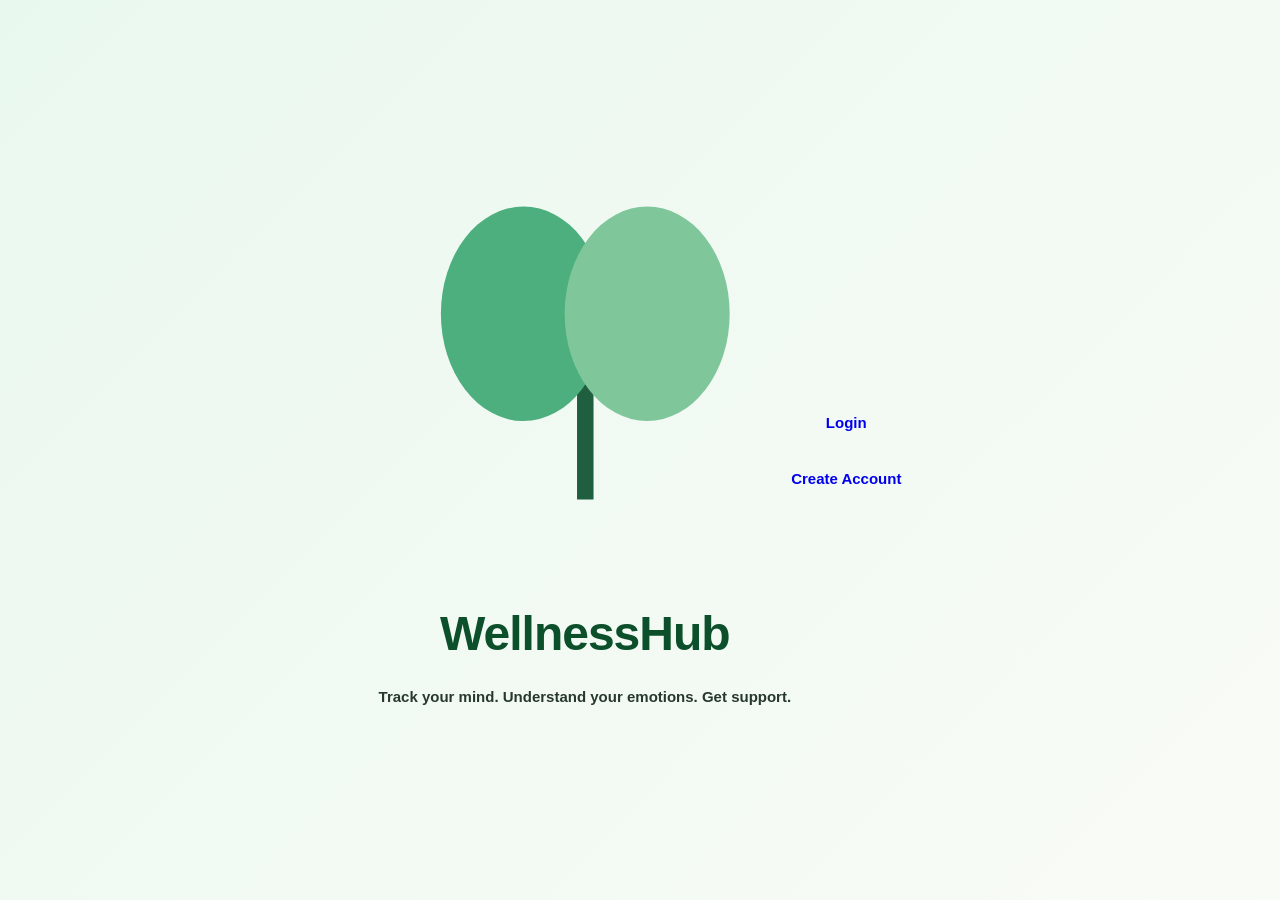
<file: index.html>
<!DOCTYPE html>
<html lang="en">
<head>
<meta charset="UTF-8">
<meta name="viewport" content="width=device-width, initial-scale=1.0">
<title>WellnessHub</title>
<link rel="stylesheet" href="style.css">
</head>
<body>
  <main class="screen splash">
    <div class="splash-top">
      <svg class="logo-mark" viewBox="0 0 100 100" aria-hidden="true">
        <line x1="50" y1="30" x2="50" y2="75" stroke="#1f5f3f" stroke-width="4"/>
        <ellipse cx="35" cy="30" rx="20" ry="26" fill="#4caf7d"/>
        <ellipse cx="65" cy="30" rx="20" ry="26" fill="#7fc79b"/>
      </svg>
      <h1 class="brand-name">WellnessHub</h1>
      <p class="tagline">Track your mind. Understand your emotions. Get support.</p>
    </div>

    <div class="splash-actions">
      <a class="btn btn-outline" href="login.html" id="loginNavBtn">Login</a>
      <a class="btn btn-primary" href="register.html" id="registerNavBtn">Create Account</a>
    </div>
  </main>
</body>
</html>
</file>
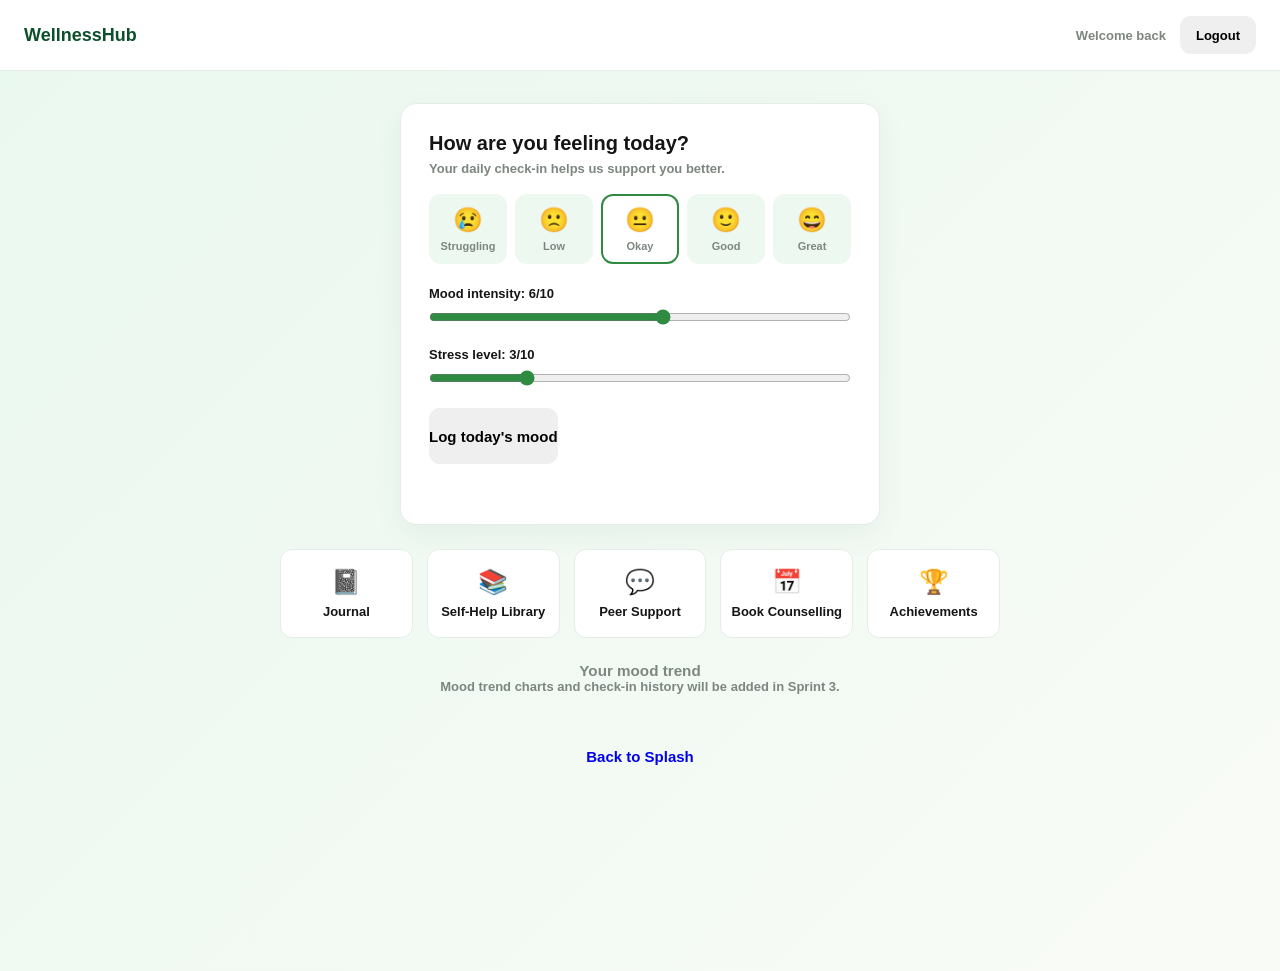
<file: dashboard.html>
<!DOCTYPE html>
<html lang="en">
<head>
<meta charset="UTF-8">
<meta name="viewport" content="width=device-width, initial-scale=1.0">
<title>Dashboard - WellnessHub</title>
<link rel="stylesheet" href="style.css">
</head>
<body>
  <header class="dashboard-header">
    <span class="brand-name-sm">WellnessHub</span>
    <div class="header-actions">
      <span class="user-greeting" id="userGreeting">Welcome back</span>
      <button type="button" class="btn btn-outline btn-sm" onclick="logout()">Logout</button>
    </div>
  </header>

  <main class="screen dashboard">

    
    <section class="mood-card">
      <h2>How are you feeling today?</h2>
      <p class="mood-subtitle">Your daily check-in helps us support you better.</p>

      <div class="mood-emoji-row" id="moodEmojiRow">
        <button type="button" class="mood-emoji" data-label="Struggling" data-score="2">
          <span class="mood-emoji-icon">😢</span><span>Struggling</span>
        </button>
        <button type="button" class="mood-emoji" data-label="Low" data-score="4">
          <span class="mood-emoji-icon">🙁</span><span>Low</span>
        </button>
        <button type="button" class="mood-emoji selected" data-label="Okay" data-score="6">
          <span class="mood-emoji-icon">😐</span><span>Okay</span>
        </button>
        <button type="button" class="mood-emoji" data-label="Good" data-score="8">
          <span class="mood-emoji-icon">🙂</span><span>Good</span>
        </button>
        <button type="button" class="mood-emoji" data-label="Great" data-score="10">
          <span class="mood-emoji-icon">😄</span><span>Great</span>
        </button>
      </div>

      <div class="mood-slider-block">
        <label for="moodSlider">Mood intensity: <span id="moodScoreValue">6</span>/10</label>
        <input type="range" id="moodSlider" min="1" max="10" value="6">
      </div>

      <div class="mood-slider-block">
        <label for="stressSlider">Stress level: <span id="stressValue">3</span>/10</label>
        <input type="range" id="stressSlider" min="1" max="10" value="3">
      </div>

      <button type="button" class="btn btn-primary" id="moodSubmitBtn" onclick="submitMoodCheckin()">Log today's mood</button>
      <p class="mood-status" id="moodStatus"></p>
    </section>

    <section class="quick-links">
      <a class="quick-link-card" href="#" aria-disabled="true">
        <span class="quick-link-icon">📓</span>
        <span>Journal</span>
      </a>
      <a class="quick-link-card" href="#" aria-disabled="true">
        <span class="quick-link-icon">📚</span>
        <span>Self-Help Library</span>
      </a>
      <a class="quick-link-card" href="#" aria-disabled="true">
        <span class="quick-link-icon">💬</span>
        <span>Peer Support</span>
      </a>
      <a class="quick-link-card" href="#" aria-disabled="true">
        <span class="quick-link-icon">📅</span>
        <span>Book Counselling</span>
      </a>
      <a class="quick-link-card" href="#" aria-disabled="true">
        <span class="quick-link-icon">🏆</span>
        <span>Achievements</span>
      </a>
    </section>

    <section class="trend-placeholder">
      <h3>Your mood trend</h3>
      <p>Mood trend charts and check-in history will be added in Sprint 3.</p>
    </section>

    <a class="btn btn-outline back-link" href="index.html">Back to Splash</a>
  </main>

  <script src="app.js"></script>
  <script>
    document.addEventListener("DOMContentLoaded", initDashboard);
  </script>
</body>
</html>
</file>
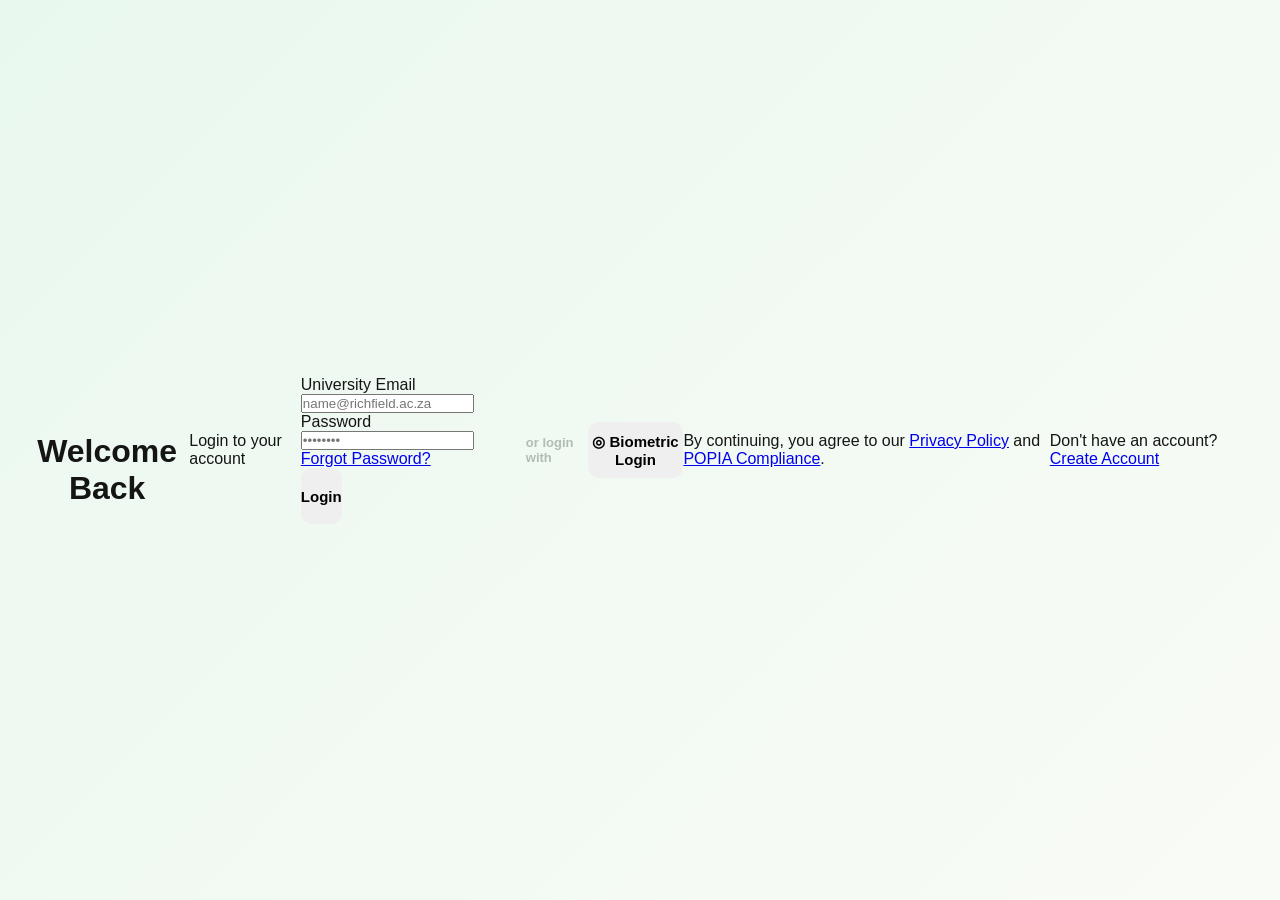
<file: login.html>
<!DOCTYPE html>
<html lang="en">
<head>
<meta charset="UTF-8">
<meta name="viewport" content="width=device-width, initial-scale=1.0">
<title>Login - WellnessHub</title>
<link rel="stylesheet" href="style.css">
</head>
<body>
  <main class="screen">
    <h1 class="form-title">Welcome Back</h1>
    <p class="form-subtitle">Login to your account</p>

    <form id="loginForm" onsubmit="return validateLoginForm(event)" novalidate>
      <div class="field">
        <label for="loginEmail">University Email</label>
        <input type="email" id="loginEmail" name="loginEmail" placeholder="name@richfield.ac.za">
        <div class="field-error" id="loginEmail-error"></div>
      </div>

      <div class="field">
        <label for="loginPassword">Password</label>
        <input type="password" id="loginPassword" name="loginPassword" placeholder="••••••••">
        <div class="field-error" id="loginPassword-error"></div>
      </div>

      <p class="forgot-link"><a href="#">Forgot Password?</a></p>

      <button type="submit" class="btn btn-primary">Login</button>
    </form>

    <p class="divider">or login with</p>
    <button type="button" class="btn btn-outline" onclick="biometricLogin()">◎ Biometric Login</button>

    <p class="legal-note">By continuing, you agree to our <a href="#">Privacy Policy</a> and <a href="#">POPIA Compliance</a>.</p>

    <p class="footer-note">Don't have an account? <a href="register.html">Create Account</a></p>
  </main>

  <script src="app.js"></script>
</body>
</html>
</file>
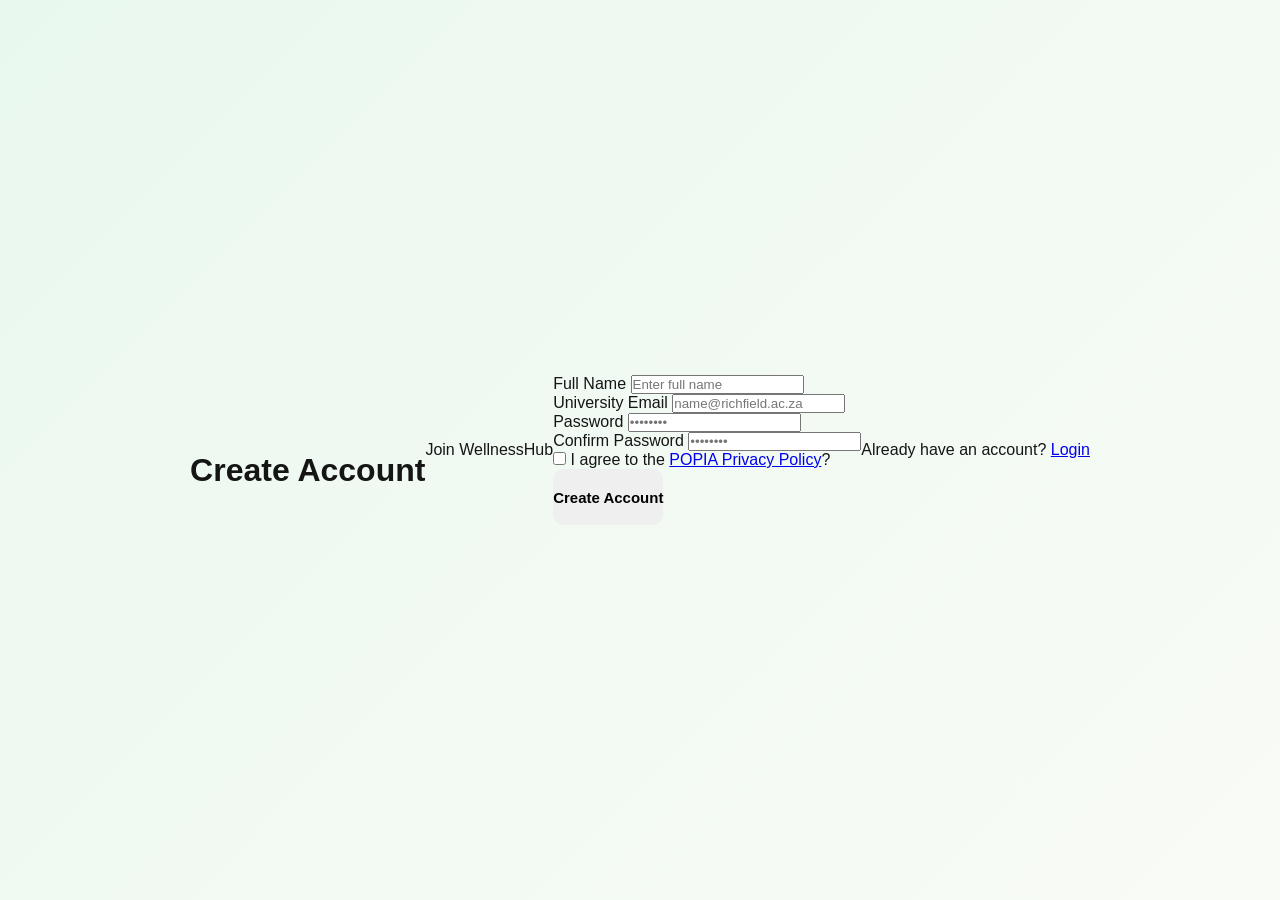
<file: register.html>
<!DOCTYPE html>
<html lang="en">
<head>
<meta charset="UTF-8">
<meta name="viewport" content="width=device-width, initial-scale=1.0">
<title>Create Account - WellnessHub</title>
<link rel="stylesheet" href="style.css">
</head>
<body>
  <main class="screen">
    <h1 class="form-title">Create Account</h1>
    <p class="form-subtitle">Join WellnessHub</p>

    <form id="registerForm" onsubmit="return validateRegisterForm(event)" novalidate>
      <div class="field">
        <label for="fullName">Full Name</label>
        <input type="text" id="fullName" name="fullName" placeholder="Enter full name">
        <div class="field-error" id="fullName-error"></div>
      </div>

      <div class="field">
        <label for="email">University Email</label>
        <input type="email" id="email" name="email" placeholder="name@richfield.ac.za">
        <div class="field-error" id="email-error"></div>
      </div>

      <div class="field">
        <label for="password">Password</label>
        <input type="password" id="password" name="password" placeholder="••••••••">
        <div class="field-error" id="password-error"></div>
      </div>

      <div class="field">
        <label for="confirmPassword">Confirm Password</label>
        <input type="password" id="confirmPassword" name="confirmPassword" placeholder="••••••••">
        <div class="field-error" id="confirmPassword-error"></div>
      </div>

      <div class="checkbox-row">
        <input type="checkbox" id="popiaAgree" name="popiaAgree">
        <label for="popiaAgree">I agree to the <a href="#">POPIA Privacy Policy</a>?</label>
      </div>
      <div class="field-error" id="popiaAgree-error"></div>

      <button type="submit" class="btn btn-primary">Create Account</button>
    </form>

    <p class="footer-note">Already have an account? <a href="login.html">Login</a></p>
  </main>

  <script src="app.js"></script>
</body>
</html>
</file>
<file: style.css>
* {
  margin: 0;
  padding: 0;
  box-sizing: border-box;
}

:root {
  --dark-green: #0b4f2b;
  --green: #2f8b42;
  --light-green: #edf8f1;
  --text: #151515;
  --muted: #7c877f;
  --border: #e6ece8;
  --white: #ffffff;
}

body {
  min-height: 100vh;
  font-family: Arial, Helvetica, sans-serif;
  background: linear-gradient(135deg, #e9f8ef, #f9fbf6);
  color: var(--text);
}

.screen {
  min-height: 100vh;
  display: flex;
  justify-content: center;
  align-items: center;
  padding: 25px;
}

.phone {
  width: 390px;
  min-height: 760px;
  border-radius: 28px;
  overflow: hidden;
  position: relative;
  box-shadow: 0 25px 70px rgba(22, 83, 43, 0.18);
}

.splash-phone {
  background: linear-gradient(
    180deg,
    #effbf5 0%,
    #e6f6ec 46%,
    #195c32 100%
  );
  padding: 75px 34px 35px;
}

.splash-top {
  text-align: center;
  position: relative;
  z-index: 3;
}

.logo {
  width: 120px;
  height: 120px;
  margin: 0 auto 20px;
  position: relative;
}

.leaf {
  position: absolute;
  width: 34px;
  height: 46px;
  background: #5faf63;
  top: 0;
  border-radius: 100% 0 100% 0;
}

.left-leaf {
  left: 35px;
  transform: rotate(-35deg);
}

.right-leaf {
  right: 35px;
  transform: rotate(35deg) scaleX(-1);
}

.brain {
  width: 105px;
  height: 80px;
  position: absolute;
  left: 7px;
  bottom: 5px;
  display: flex;
  justify-content: center;
  align-items: center;
}

.brain-side {
  width: 48px;
  height: 70px;
  background: #7fc690;
  border: 4px solid #2d7843;
  border-radius: 50% 45% 45% 50%;
}

.brain-side.right {
  border-radius: 45% 50% 50% 45%;
  background: #8dd29d;
}

.brain-line {
  width: 7px;
  height: 98px;
  background: #195c32;
  border-radius: 20px;
  margin: 0 -2px;
  z-index: 2;
}

.splash-top h1 {
  color: var(--dark-green);
  font-size: 48px;
  font-weight: 900;
  margin-bottom: 22px;
  letter-spacing: -1px;
}

.splash-top p {
  font-size: 15px;
  line-height: 1.8;
  font-weight: 700;
  color: #27382d;
}

.scene {
  position: absolute;
  left: 0;
  right: 0;
  bottom: 0;
  height: 395px;
  overflow: hidden;
  z-index: 1;
}

.mountain {
  position: absolute;
  bottom: 210px;
  width: 260px;
  height: 160px;
  background: #8ebf9f;
  opacity: 0.55;
  clip-path: polygon(50% 0, 0 100%, 100% 100%);
}

.m1 {
  left: -80px;
}

.m2 {
  right: -70px;
  bottom: 195px;
  transform: scale(1.2);
}

.hill {
  position: absolute;
  left: 50%;
  transform: translateX(-50%);
  border-radius: 50% 50% 0 0;
}

.h1 {
  width: 720px;
  height: 250px;
  bottom: 35px;
  background: linear-gradient(#4d955f, #165c34);
}

.h2 {
  width: 590px;
  height: 175px;
  bottom: -45px;
  background: linear-gradient(#2f8244, #0b4728);
}

.person {
  position: absolute;
  width: 90px;
  height: 115px;
  left: 210px;
  bottom: 120px;
}

.head {
  position: absolute;
  width: 22px;
  height: 24px;
  background: #efb68b;
  border-radius: 50%;
  left: 35px;
  top: 4px;
}

.hair {
  position: absolute;
  width: 25px;
  height: 24px;
  background: #17251c;
  border-radius: 60% 40% 55% 45%;
  left: 28px;
  top: 1px;
}

.body {
  position: absolute;
  width: 34px;
  height: 50px;
  background: #f4efe2;
  border-radius: 16px 16px 8px 8px;
  left: 24px;
  top: 30px;
  transform: rotate(-5deg);
}

.laptop {
  position: absolute;
  width: 43px;
  height: 27px;
  background: #223d38;
  left: 50px;
  top: 56px;
  border-radius: 3px;
  transform: skewX(-12deg);
}

.legs {
  position: absolute;
  width: 72px;
  height: 18px;
  background: #1f342b;
  border-radius: 20px;
  left: 12px;
  top: 84px;
  transform: rotate(6deg);
}

.plant {
  position: absolute;
  right: 28px;
  bottom: 95px;
  width: 80px;
  height: 210px;
  border-left: 9px solid #287a42;
  transform: rotate(10deg);
  border-radius: 100% 0 0 0;
}

.plant span {
  position: absolute;
  width: 38px;
  height: 70px;
  background: linear-gradient(#76bd7d, #256f3a);
  border-radius: 100% 0 100% 0;
}

.plant span:nth-child(1) {
  top: 15px;
  left: 2px;
  transform: rotate(20deg);
}

.plant span:nth-child(2) {
  top: 68px;
  left: 28px;
  transform: rotate(35deg);
}

.plant span:nth-child(3) {
  top: 115px;
  left: -22px;
  transform: rotate(-35deg);
}

.splash-buttons {
  position: absolute;
  left: 34px;
  right: 34px;
  bottom: 35px;
  z-index: 5;
  display: grid;
  grid-template-columns: 1fr 1fr;
  gap: 14px;
}

.btn {
  height: 56px;
  border-radius: 11px;
  border: none;
  cursor: pointer;
  text-decoration: none;
  font-weight: 800;
  font-size: 15px;
  display: flex;
  align-items: center;
  justify-content: center;
}

.light {
  background: white;
  color: #16221b;
}

.dark,
.primary {
  background: linear-gradient(#4c9c50, #24763d);
  color: white;
}

.form-phone {
  background: white;
  padding: 32px 31px;
  display: flex;
  flex-direction: column;
}

.back-brand {
  color: var(--dark-green);
  font-size: 16px;
  font-weight: 900;
  text-decoration: none;
}

.form-title {
  text-align: center;
  margin-top: 82px;
  margin-bottom: 42px;
}

.register-title {
  margin-top: 75px;
  margin-bottom: 38px;
}

.form-title h2 {
  font-size: 29px;
  font-weight: 900;
  margin-bottom: 11px;
}

.form-title p {
  color: var(--muted);
  font-weight: 600;
  font-size: 15px;
}

.auth-form {
  display: flex;
  flex-direction: column;
  gap: 19px;
}

.auth-form label {
  display: flex;
  flex-direction: column;
  gap: 10px;
  font-size: 13px;
  font-weight: 900;
  position: relative;
}

.auth-form input {
  height: 55px;
  border: 1px solid var(--border);
  border-radius: 8px;
  padding: 0 16px;
  font-size: 14px;
  outline: none;
  font-weight: 600;
}

.auth-form input:focus {
  border-color: var(--green);
  box-shadow: 0 0 0 4px rgba(47, 139, 66, 0.1);
}

.password-box input {
  padding-right: 50px;
}

.toggle-password {
  position: absolute;
  right: 12px;
  bottom: 10px;
  width: 35px;
  height: 35px;
  border: none;
  background: transparent;
  color: #9aa59d;
  font-size: 18px;
  cursor: pointer;
}

.forgot-row {
  display: flex;
  justify-content: space-between;
  margin-top: -6px;
  font-size: 13px;
}

.forgot-row a {
  color: #98a59d;
  text-decoration: none;
  font-weight: 800;
}

.divider {
  display: flex;
  align-items: center;
  gap: 12px;
  color: #b2bcb5;
  font-size: 13px;
  font-weight: 800;
}

.divider::before,
.divider::after {
  content: "";
  height: 1px;
  flex: 1;
  background: var(--border);
}

.bio-btn {
  height: 56px;
  border: 1px solid var(--border);
  background: white;
  border-radius: 9px;
  font-weight: 900;
  font-size: 15px;
  cursor: pointer;
}

.bio-btn span {
  color: var(--green);
  font-size: 18px;
  margin-right: 8px;
}

.policy {
  font-size: 12px;
  color: #9ca7a0;
  line-height: 1.6;
  font-weight: 700;
  margin-top: 12px;
}

.policy a,
.bottom-text a {
  color: var(--green);
  text-decoration: none;
  font-weight: 900;
}

.bottom-text {
  margin-top: auto;
  padding-top: 30px;
  text-align: center;
  font-size: 14px;
  color: #89948e;
  font-weight: 700;
}

.check-row {
  flex-direction: row !important;
  align-items: center;
  gap: 10px !important;
  color: #5d665f;
}

.check-row input {
  width: 20px;
  height: 20px;
  accent-color: var(--green);
}

.error {
  border-color: #c63d3d !important;
}

.toast {
  position: fixed;
  bottom: 25px;
  left: 50%;
  transform: translateX(-50%);
  background: #10281a;
  color: white;
  padding: 14px 20px;
  border-radius: 12px;
  font-weight: 800;
  box-shadow: 0 15px 40px rgba(0, 0, 0, 0.25);
  z-index: 100;
}

/* Sprint 2 - Dashboard layout, navigation, mood slider + emoji check-in */

.dashboard-header {
  display: flex;
  justify-content: space-between;
  align-items: center;
  padding: 16px 24px;
  background: var(--white);
  border-bottom: 1px solid var(--border);
}

.brand-name-sm {
  font-weight: 900;
  color: var(--dark-green);
  font-size: 18px;
}

.header-actions {
  display: flex;
  align-items: center;
  gap: 14px;
}

.user-greeting {
  font-size: 13px;
  font-weight: 700;
  color: var(--muted);
}

.btn-sm {
  height: 38px;
  padding: 0 16px;
  font-size: 13px;
}

.screen.dashboard {
  flex-direction: column;
  align-items: stretch;
  justify-content: flex-start;
  padding: 32px 20px 60px;
  gap: 24px;
}

.mood-card {
  width: 100%;
  max-width: 480px;
  margin: 0 auto;
  background: var(--white);
  border: 1px solid var(--border);
  border-radius: 16px;
  padding: 28px;
  box-shadow: 0 10px 30px rgba(11, 79, 43, 0.06);
}

.mood-card h2 {
  font-size: 20px;
  margin-bottom: 6px;
}

.mood-subtitle {
  color: var(--muted);
  font-size: 13px;
  font-weight: 600;
  margin-bottom: 18px;
}

.mood-emoji-row {
  display: flex;
  justify-content: space-between;
  gap: 8px;
  margin-bottom: 22px;
}

.mood-emoji {
  flex: 1;
  display: flex;
  flex-direction: column;
  align-items: center;
  gap: 6px;
  background: var(--light-green);
  border: 2px solid transparent;
  border-radius: 12px;
  padding: 10px 4px;
  cursor: pointer;
}

.mood-emoji-icon {
  font-size: 24px;
}

.mood-emoji span:last-child {
  font-size: 11px;
  font-weight: 700;
  color: var(--muted);
}

.mood-emoji.selected {
  border-color: var(--green);
  background: var(--white);
}

.mood-slider-block {
  margin-bottom: 18px;
}

.mood-slider-block label {
  display: block;
  font-size: 13px;
  font-weight: 700;
  margin-bottom: 8px;
}

.mood-slider-block input[type="range"] {
  width: 100%;
  accent-color: var(--green);
}

.mood-status {
  margin-top: 14px;
  min-height: 18px;
  font-size: 13px;
  font-weight: 700;
  color: var(--green);
}

.quick-links {
  width: 100%;
  max-width: 720px;
  margin: 0 auto;
  display: grid;
  grid-template-columns: repeat(auto-fit, minmax(130px, 1fr));
  gap: 14px;
}

.quick-link-card {
  background: var(--white);
  border: 1px solid var(--border);
  border-radius: 12px;
  padding: 18px 10px;
  text-align: center;
  text-decoration: none;
  color: var(--text);
  font-weight: 700;
  font-size: 13px;
  display: flex;
  flex-direction: column;
  align-items: center;
  gap: 8px;
}

.quick-link-icon {
  font-size: 24px;
}

.trend-placeholder {
  width: 100%;
  max-width: 480px;
  margin: 0 auto;
  text-align: center;
  color: var(--muted);
  font-size: 13px;
  font-weight: 600;
}

.back-link {
  max-width: 220px;
  margin: 10px auto 0;
}

@media (max-width: 480px) {
  .screen {
    padding: 0;
  }

  .phone {
    width: 100%;
    min-height: 100vh;
    border-radius: 0;
  }

  .splash-phone {
    padding-left: 25px;
    padding-right: 25px;
  }

  .person {
    left: 55%;
  }
}
</file>
